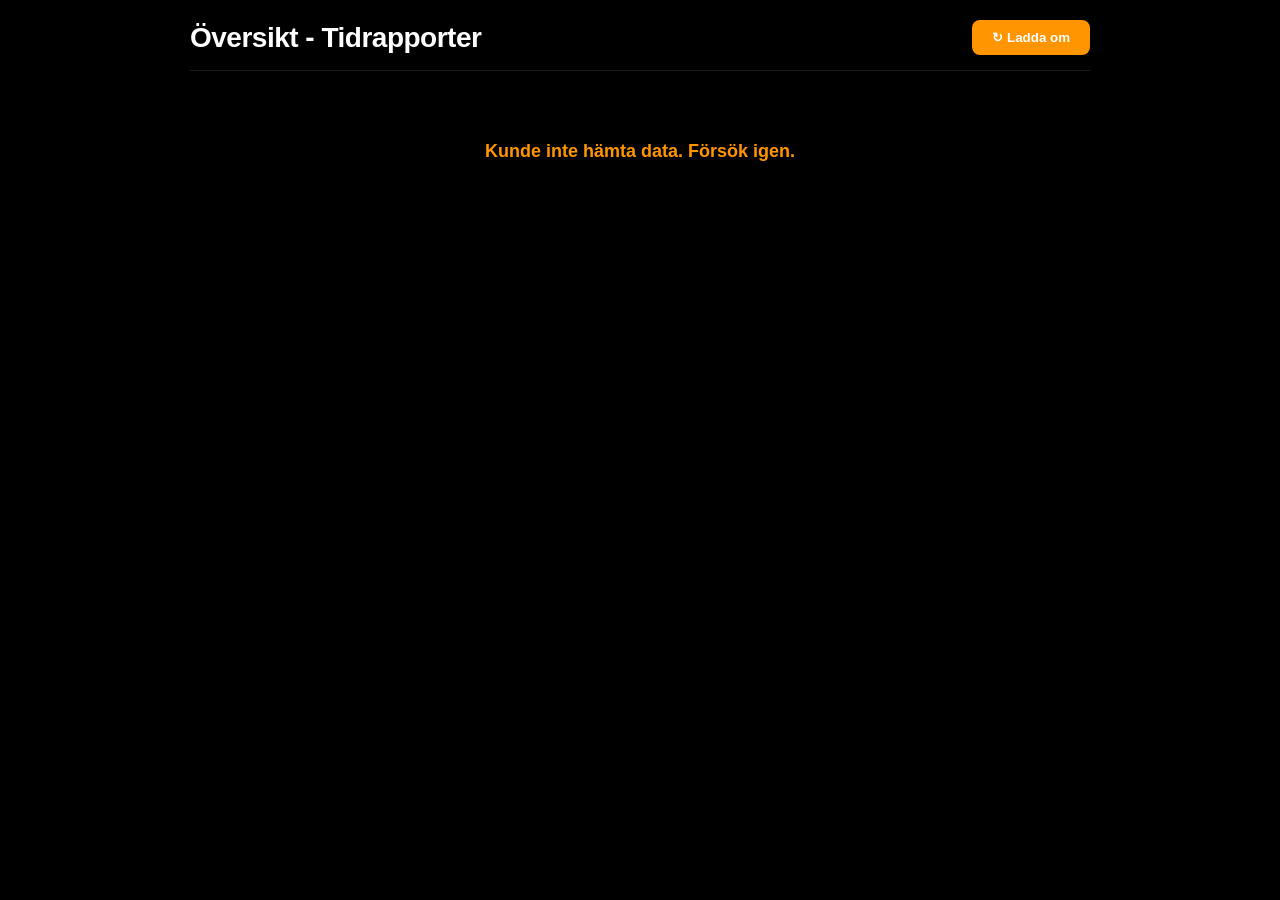
<file: dashboard.html>
<!DOCTYPE html>
<html lang="sv">
<head>
  <meta charset="UTF-8">
  <meta name="viewport" content="width=device-width, initial-scale=1, viewport-fit=cover">
  <title>Admin Dashboard</title>
  <style>
    :root {
      --bg: #000000;
      --card-bg: #1C1C1E;
      --accent: #FF9500;
      --green: #32D74B;
      --red: #FF3B30;
      --text: #FFFFFF;
      --text-muted: #8E8E93;
      --border: rgba(255,255,255,0.1);
    }
    * { box-sizing: border-box; margin: 0; padding: 0; font-family: -apple-system, BlinkMacSystemFont, "Segoe UI", Roboto, sans-serif; }
    body { background-color: var(--bg); color: var(--text); padding: 20px; }
    
    .container { max-width: 900px; margin: 0 auto; }
    header { display: flex; justify-content: space-between; align-items: center; margin-bottom: 30px; border-bottom: 1px solid var(--border); padding-bottom: 15px; }
    h1 { font-size: 28px; font-weight: 700; letter-spacing: -0.5px; }
    
    .refresh-btn { background: var(--accent); color: #fff; border: none; padding: 10px 20px; border-radius: 8px; font-weight: 600; cursor: pointer; transition: 0.2s; }
    .refresh-btn:hover { opacity: 0.8; transform: scale(0.98); }
    
    /* Grid för översta korten */
    .summary-grid { display: grid; grid-template-columns: repeat(auto-fit, minmax(250px, 1fr)); gap: 20px; margin-bottom: 30px; }
    .card { background: var(--card-bg); padding: 24px; border-radius: 16px; border: 1px solid var(--border); box-shadow: 0 4px 15px rgba(0,0,0,0.3); }
    .card-title { font-size: 14px; color: var(--text-muted); text-transform: uppercase; font-weight: 600; margin-bottom: 10px; }
    .card-value { font-size: 36px; font-weight: 800; letter-spacing: -1px; }
    .val-accent { color: var(--accent); }
    .val-green { color: var(--green); }
    .val-red { color: var(--red); }
    
    /* Lista per person */
    .section-title { font-size: 20px; font-weight: 600; margin-bottom: 15px; }
    .person-list { background: var(--card-bg); border-radius: 16px; border: 1px solid var(--border); overflow: hidden; }
    .person-row { display: flex; justify-content: space-between; align-items: center; padding: 16px 20px; border-bottom: 1px solid var(--border); }
    .person-row:last-child { border-bottom: none; }
    .person-name { font-size: 18px; font-weight: 600; }
    .person-stats { display: flex; gap: 20px; text-align: right; }
    .stat-box { display: flex; flex-direction: column; }
    .stat-label { font-size: 12px; color: var(--text-muted); }
    .stat-val { font-size: 16px; font-weight: 600; }
    
    #loading { text-align: center; color: var(--accent); font-weight: 600; padding: 40px; font-size: 18px; }
    
    @media (max-width: 600px) {
      .person-row { flex-direction: column; align-items: flex-start; gap: 10px; }
      .person-stats { width: 100%; justify-content: space-between; text-align: left; }
    }
  </style>
</head>
<body>

  <div class="container">
    <header>
      <h1>Översikt - Tidrapporter</h1>
      <button class="refresh-btn" onclick="fetchData()">↻ Ladda om</button>
    </header>

    <div id="loading">Hämtar data från kalkylarket...</div>

    <div id="dashboard-content" style="display: none;">
      
      <div class="summary-grid">
        <div class="card">
          <div class="card-title">Totalt inrapporterat</div>
          <div class="card-value val-accent" id="totHours">0 tim</div>
        </div>
        <div class="card">
          <div class="card-title">Klart (Bockat via SMS)</div>
          <div class="card-value val-green" id="doneHours">0 tim</div>
        </div>
        <div class="card">
          <div class="card-title">Väntar på avstämning</div>
          <div class="card-value val-red" id="pendingHours">0 tim</div>
        </div>
      </div>

      <h2 class="section-title">Timmar per person</h2>
      <div class="person-list" id="personList">
        <!-- Genereras dynamiskt via JS -->
      </div>
      
    </div>
  </div>

  <script>
    // Samma länk som i din app!
    const API_URL = "https://script.google.com/macros/s/AKfycbytaWBk-Zw-ohmKI1pknxOS_A9KjM0-mTMQYkBSTPWsdx21iAPAss7QIatepX9bvXlg_w/exec";

    window.onload = fetchData;

    function fetchData() {
      document.getElementById('loading').style.display = 'block';
      document.getElementById('dashboard-content').style.display = 'none';

      fetch(API_URL + "?action=getDashboardData")
        .then(res => res.json())
        .then(data => {
          renderDashboard(data.allReports || []);
          document.getElementById('loading').style.display = 'none';
          document.getElementById('dashboard-content').style.display = 'block';
        })
        .catch(err => {
          document.getElementById('loading').innerText = "Kunde inte hämta data. Försök igen.";
          console.error(err);
        });
    }

    // Verktyg för att göra om "9 tim 30 min" till minuter
    function parseToMinutes(str) {
      if (!str) return 0;
      let s = String(str).toLowerCase(), h = 0, m = 0;
      let hMatch = s.match(/(\d+)\s*(tim|h)/); if (hMatch) h = parseInt(hMatch[1], 10);
      let mMatch = s.match(/(\d+)\s*(min|m)/); if (mMatch) m = parseInt(mMatch[1], 10);
      if (!hMatch && !mMatch) { let n = parseFloat(s.replace(',', '.')); if (!isNaN(n)) return Math.round(n * 60); }
      return (h * 60) + m;
    }

    function formatHours(minutes) {
      let h = minutes / 60;
      return (Number.isInteger(h) ? h : h.toFixed(1).replace('.', ',')) + " tim";
    }

    function renderDashboard(reports) {
      let totalMins = 0;
      let doneMins = 0;
      let pendingMins = 0;
      let persons = {}; // Objekt för att lagra statistik per person

      reports.forEach(r => {
        let mins = parseToMinutes(r.totaltid);
        totalMins += mins;
        
        let status = String(r.status).toLowerCase();
        let isDone = (status === "ja" || status === "true"); // True för checkbox
        
        if (isDone) doneMins += mins;
        else pendingMins += mins;

        let name = r.anvandare || "Okänd";
        if (!persons[name]) {
          persons[name] = { total: 0, done: 0, pending: 0 };
        }
        
        persons[name].total += mins;
        if (isDone) persons[name].done += mins;
        else persons[name].pending += mins;
      });

      // Uppdatera topp-korten
      document.getElementById('totHours').innerText = formatHours(totalMins);
      document.getElementById('doneHours').innerText = formatHours(doneMins);
      document.getElementById('pendingHours').innerText = formatHours(pendingMins);

      // Bygg listan över personal
      let html = "";
      
      // Sortera efter vem som jobbat mest
      let sortedNames = Object.keys(persons).sort((a, b) => persons[b].total - persons[a].total);

      if (sortedNames.length === 0) {
        html = `<div class="person-row"><span class="person-name" style="color: var(--text-muted);">Ingen data hittades...</span></div>`;
      } else {
        sortedNames.forEach(name => {
          let p = persons[name];
          html += `
            <div class="person-row">
              <div class="person-name">${name}</div>
              <div class="person-stats">
                <div class="stat-box">
                  <span class="stat-label">Klart</span>
                  <span class="stat-val" style="color: var(--green);">${formatHours(p.done)}</span>
                </div>
                <div class="stat-box">
                  <span class="stat-label">Väntar</span>
                  <span class="stat-val" style="color: var(--red);">${formatHours(p.pending)}</span>
                </div>
                <div class="stat-box">
                  <span class="stat-label">Totalt</span>
                  <span class="stat-val">${formatHours(p.total)}</span>
                </div>
              </div>
            </div>
          `;
        });
      }

      document.getElementById('personList').innerHTML = html;
    }
  </script>
</body>
</html>
</file>
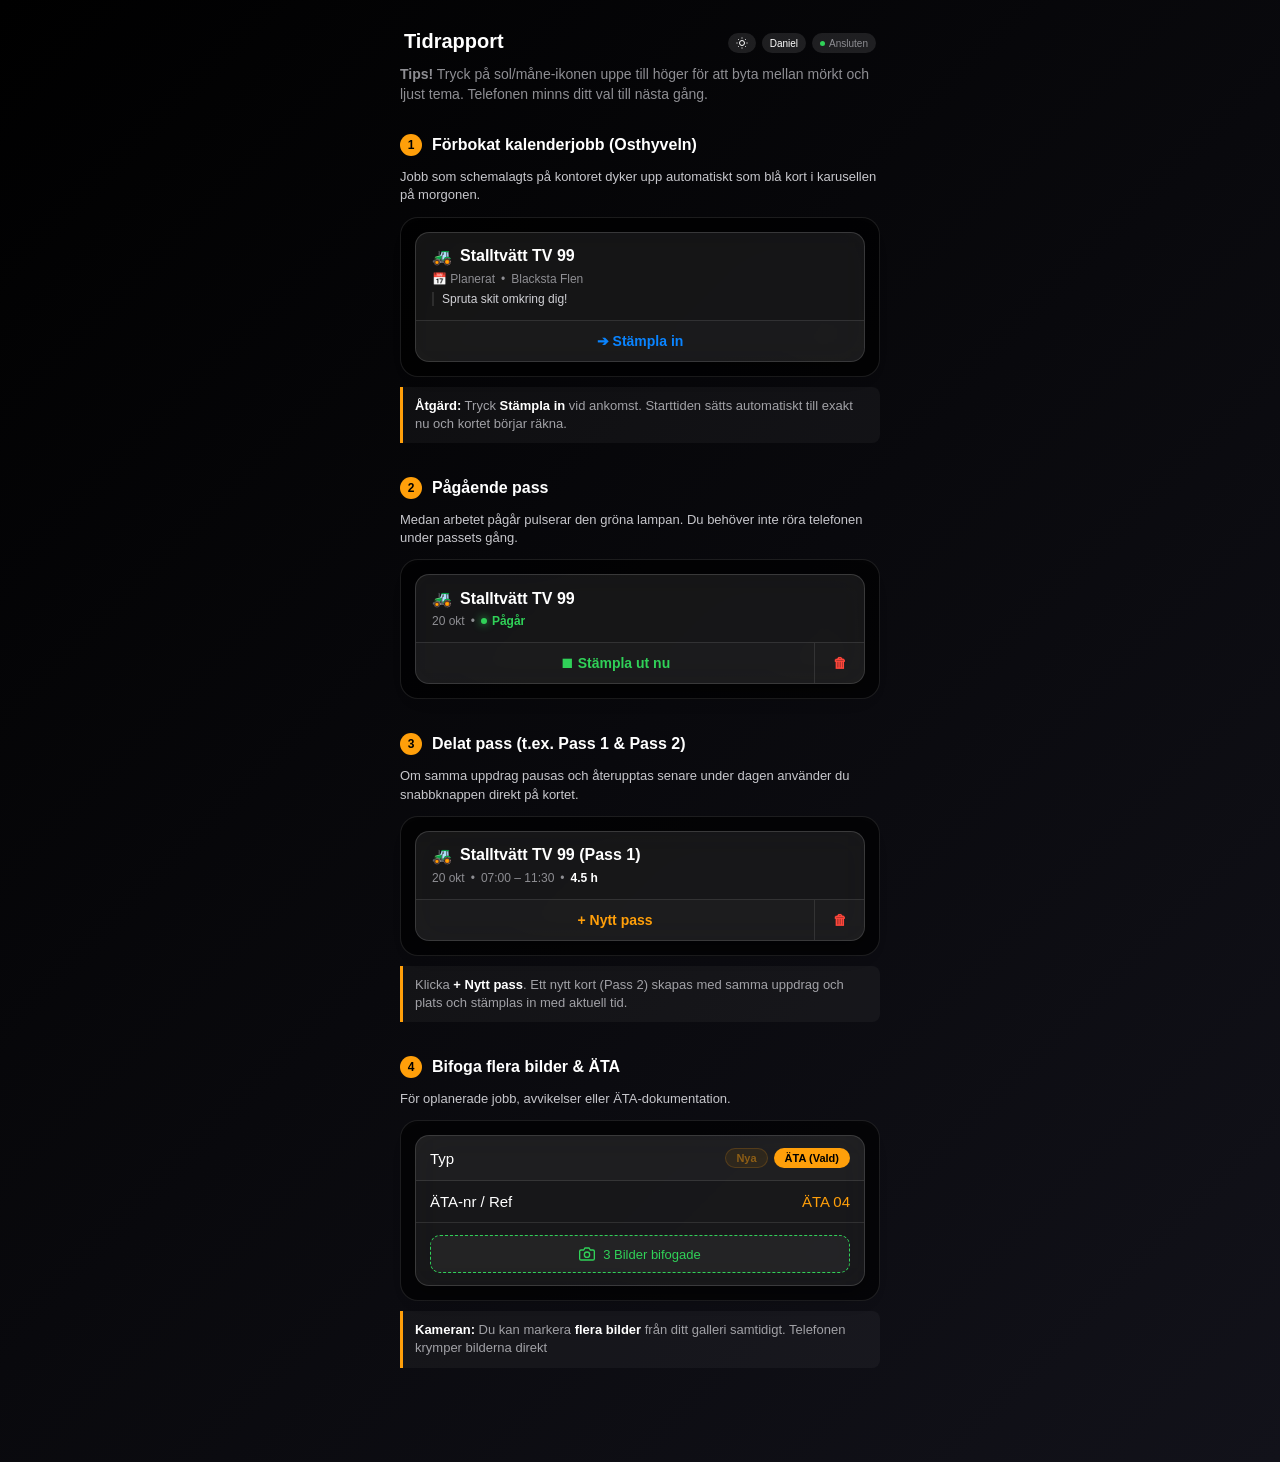
<file: guide.html>
<!DOCTYPE html>
<html lang="sv">
<head>
  <meta charset="UTF-8">
  <meta name="viewport" content="width=device-width, initial-scale=1, viewport-fit=cover">
  <title>Användarguide – Tidrapport</title>
  <style>
    :root {
      --bg: #000000;
      --card-bg: rgba(255, 255, 255, 0.08);
      --card-border: rgba(255, 255, 255, 0.15);
      --accent: #FF9F0A;
      --accent-bg: rgba(255, 159, 10, 0.15);
      --blue: #0A84FF;
      --green: #30D158;
      --danger: #FF453A;
      --text: #FFFFFF;
      --text-muted: #8E8E93;
      --separator: rgba(255, 255, 255, 0.1);
    }
    * { box-sizing: border-box; margin: 0; padding: 0; -webkit-tap-highlight-color: transparent; }
    body {
      background: linear-gradient(135deg, #000000 0%, #12121a 100%);
      color: var(--text);
      font-family: -apple-system, BlinkMacSystemFont, "SF Pro Text", sans-serif;
      padding: 30px 16px 60px 16px;
      display: flex;
      justify-content: center;
    }
    .guide-container { width: 100%; max-width: 480px; }
    h1 { font-size: 26px; font-weight: 700; margin-bottom: 6px; letter-spacing: -0.5px; }
    .subtitle { color: var(--text-muted); font-size: 14px; margin-bottom: 28px; line-height: 1.4; }

    /* SEKTIONER */
    .step-section { margin-bottom: 34px; }
    .step-header { display: flex; align-items: center; gap: 10px; margin-bottom: 12px; }
    .step-num {
      background: var(--accent); color: #000; font-size: 12px; font-weight: 800;
      width: 22px; height: 22px; border-radius: 50%; display: flex; align-items: center; justify-content: center; flex-shrink: 0;
    }
    .step-title { font-size: 16px; font-weight: 600; }
    .step-desc { font-size: 13px; color: #C7C7CC; margin-bottom: 12px; line-height: 1.4; }

    /* RENDERADE MOCKUP-KORT */
    .mockup-frame {
      background: rgba(0, 0, 0, 0.6); border: 1px solid var(--separator);
      border-radius: 18px; padding: 14px; margin-bottom: 10px;
    }
    .rendered-card {
      background: var(--card-bg); backdrop-filter: blur(16px);
      border: 1px solid var(--card-border); border-radius: 14px; overflow: hidden; box-shadow: 0 8px 20px rgba(0,0,0,0.4);
    }
    .card-body { padding: 14px 16px; }
    .card-title { font-size: 16px; font-weight: 600; display: flex; align-items: center; gap: 8px; margin-bottom: 6px; }
    .card-meta { font-size: 12px; color: var(--text-muted); display: flex; align-items: center; gap: 6px; }
    .card-note { font-size: 12px; color: #D1D1D6; border-left: 2px solid var(--separator); padding-left: 8px; margin-top: 6px; }
    
    /* KNAPPAR I KORT */
    .card-actions { display: flex; border-top: 0.5px solid var(--separator); background: rgba(255, 255, 255, 0.02); }
    .btn-action {
      flex: 1; padding: 12px 0; font-size: 14px; font-weight: 600; display: flex; align-items: center; justify-content: center; gap: 6px; border: none; background: transparent;
    }
    .btn-clock-in { color: var(--blue); }
    .btn-clock-out { color: var(--green); }
    .btn-split { color: var(--accent); }
    .btn-del { color: var(--danger); border-left: 0.5px solid var(--separator); flex: 0 0 50px; }

    /* STATUSAR & BRICKOR */
    .ongoing-pulse { color: var(--green); font-weight: 600; display: inline-flex; align-items: center; gap: 5px; }
    .ongoing-pulse::before { content: ''; width: 6px; height: 6px; background: var(--green); border-radius: 50%; box-shadow: 0 0 8px var(--green); }
    .badge-ata { background: var(--accent-bg); color: var(--accent); border: 1px solid rgba(255,159,10,0.4); padding: 1px 6px; border-radius: 4px; font-size: 11px; font-weight: 700; }

    /* MOCKUP HEADER */
    .mock-header { display: flex; justify-content: space-between; align-items: flex-end; margin-bottom: 12px; padding: 0 4px; }
    .mock-header h2 { font-size: 20px; font-weight: 700; }
    .mock-badges { display: flex; gap: 6px; }
    .mock-pill { background: rgba(255, 255, 255, 0.1); font-size: 10px; font-weight: 500; padding: 4px 8px; border-radius: 12px; display: flex; align-items: center; }

    /* MOCKUP FORMULÄR */
    .mock-row { display: flex; justify-content: space-between; align-items: center; padding: 12px 14px; border-bottom: 0.5px solid var(--separator); font-size: 15px; }
    .mock-row:last-child { border-bottom: none; }
    .mock-val { color: var(--accent); font-weight: 500; display: flex; align-items: center; gap: 4px; }
    
    .chips-demo { display: flex; gap: 6px; padding: 8px 14px; }
    .chip { background: var(--accent-bg); border: 1px solid rgba(255, 159, 10, 0.4); color: var(--accent); font-size: 11px; font-weight: 600; padding: 3px 10px; border-radius: 12px; }

    .photo-btn-mock {
      display: flex; align-items: center; justify-content: center; gap: 8px; width: 100%; padding: 10px; margin: 12px 0;
      background: rgba(100, 100, 100, 0.15); border: 1px dashed var(--green); border-radius: 10px; color: var(--green); font-size: 13px; font-weight: 500;
    }

    /* FÖRKLARINGSRUTOR */
    .callout { background: rgba(255, 255, 255, 0.04); border-left: 3px solid var(--accent); padding: 10px 12px; border-radius: 0 8px 8px 0; font-size: 13px; color: #A1A1A6; line-height: 1.4; }
    .callout strong { color: #FFF; }
  </style>
</head>
<body>

<div class="guide-container">
  
  <div class="mock-header">
    <h2>Tidrapport</h2>
    <div class="mock-badges">
      <!-- Temaknapp Mockup -->
      <div class="mock-pill">
        <svg width="12" height="12" viewBox="0 0 24 24" fill="none" stroke="currentColor" stroke-width="2"><circle cx="12" cy="12" r="5"/><path d="M12 1v2M12 21v2M4.22 4.22l1.42 1.42M18.36 18.36l1.42 1.42M1 12h2M21 12h2M4.22 19.78l1.42-1.42M18.36 5.64l1.42-1.42"/></svg>
      </div>
      <div class="mock-pill">Daniel</div>
      <div class="mock-pill" style="color:var(--text-muted);"><div style="width:5px; height:5px; background:var(--green); border-radius:50%; margin-right:4px;"></div>Ansluten</div>
    </div>
  </div>

  <p class="subtitle" style="margin-bottom: 30px;">
    <strong>Tips!</strong> Tryck på sol/måne-ikonen uppe till höger för att byta mellan mörkt och ljust tema. Telefonen minns ditt val till nästa gång.
  </p>

  <!-- 1. BOKADE PASS (OSTHYVELN) -->
  <div class="step-section">
    <div class="step-header">
      <div class="step-num">1</div>
      <div class="step-title">Förbokat kalenderjobb (Osthyveln)</div>
    </div>
    <div class="step-desc">Jobb som schemalagts på kontoret dyker upp automatiskt som blå kort i karusellen på morgonen.</div>
    <div class="mockup-frame">
      <div class="rendered-card">
        <div class="card-body">
          <div class="card-title"><span style="color:var(--blue);">🚜</span><span>Stalltvätt TV 99</span></div>
          <div class="card-meta"><span>📅 Planerat</span> • <span>Blacksta Flen</span></div>
          <div class="card-note">Spruta skit omkring dig!</div>
        </div>
        <div class="card-actions">
          <button class="btn-action btn-clock-in">➔ Stämpla in</button>
        </div>
      </div>
    </div>
    <div class="callout">
      <strong>Åtgärd:</strong> Tryck <strong>Stämpla in</strong> vid ankomst. Starttiden sätts automatiskt till exakt nu och kortet börjar räkna.
    </div>
  </div>

  <!-- 2. PÅGÅENDE PASS -->
  <div class="step-section">
    <div class="step-header">
      <div class="step-num">2</div>
      <div class="step-title">Pågående pass</div>
    </div>
    <div class="step-desc">Medan arbetet pågår pulserar den gröna lampan. Du behöver inte röra telefonen under passets gång.</div>
    <div class="mockup-frame">
      <div class="rendered-card">
        <div class="card-body">
          <div class="card-title"><span style="color:var(--accent);">🚜</span><span>Stalltvätt TV 99</span></div>
          <div class="card-meta"><span>20 okt</span> • <span class="ongoing-pulse">Pågår</span></div>
        </div>
        <div class="card-actions">
          <button class="btn-action btn-clock-out">⏹ Stämpla ut nu</button>
          <button class="btn-action btn-del">🗑</button>
        </div>
      </div>
    </div>
  </div>

  <!-- 3. DELADE PASS -->
  <div class="step-section">
    <div class="step-header">
      <div class="step-num">3</div>
      <div class="step-title">Delat pass (t.ex. Pass 1 & Pass 2)</div>
    </div>
    <div class="step-desc">Om samma uppdrag pausas och återupptas senare under dagen använder du snabbknappen direkt på kortet.</div>
    <div class="mockup-frame">
      <div class="rendered-card">
        <div class="card-body">
          <div class="card-title"><span style="color:var(--accent);">🚜</span><span>Stalltvätt TV 99 (Pass 1)</span></div>
          <div class="card-meta"><span>20 okt</span> • <span>07:00 – 11:30</span> • <span style="color:#FFF; font-weight:600;">4.5 h</span></div>
        </div>
        <div class="card-actions">
          <button class="btn-action btn-split">+ Nytt pass</button>
          <button class="btn-action btn-del">🗑</button>
        </div>
      </div>
    </div>
    <div class="callout">
      Klicka <strong>+ Nytt pass</strong>. Ett nytt kort (Pass 2) skapas med samma uppdrag och plats och stämplas in med aktuell tid.
    </div>
  </div>

  <!-- 4. FOTON & DOKUMENTATION -->
  <div class="step-section">
    <div class="step-header">
      <div class="step-num">4</div>
      <div class="step-title">Bifoga flera bilder & ÄTA</div>
    </div>
    <div class="step-desc">För oplanerade jobb, avvikelser eller ÄTA-dokumentation.</div>
    <div class="mockup-frame">
      <div class="rendered-card">
        <div class="mock-row" style="background: rgba(255,255,255,0.03);">
          <span>Typ</span>
          <span style="display:flex; gap:6px;">
            <span class="chip" style="opacity:0.5;">Nya</span>
            <span class="chip" style="background:var(--accent); color:#000;">ÄTA (Vald)</span>
          </span>
        </div>
        <div class="mock-row">
          <span>ÄTA-nr / Ref</span>
          <span class="mock-val">ÄTA 04</span>
        </div>
        <div style="padding: 0 14px;">
          <div class="photo-btn-mock">
            <svg width="16" height="16" viewBox="0 0 24 24" fill="none" stroke="currentColor" stroke-width="2"><path d="M23 19a2 2 0 0 1-2 2H3a2 2 0 0 1-2-2V8a2 2 0 0 1 2-2h4l2-3h6l2 3h4a2 2 0 0 1 2 2z"/><circle cx="12" cy="13" r="4"/></svg>
            3 Bilder bifogade
          </div>
        </div>
      </div>
    </div>
    <div class="callout">
      <strong>Kameran:</strong> Du kan markera <strong>flera bilder</strong> från ditt galleri samtidigt. Telefonen krymper bilderna direkt
</file>
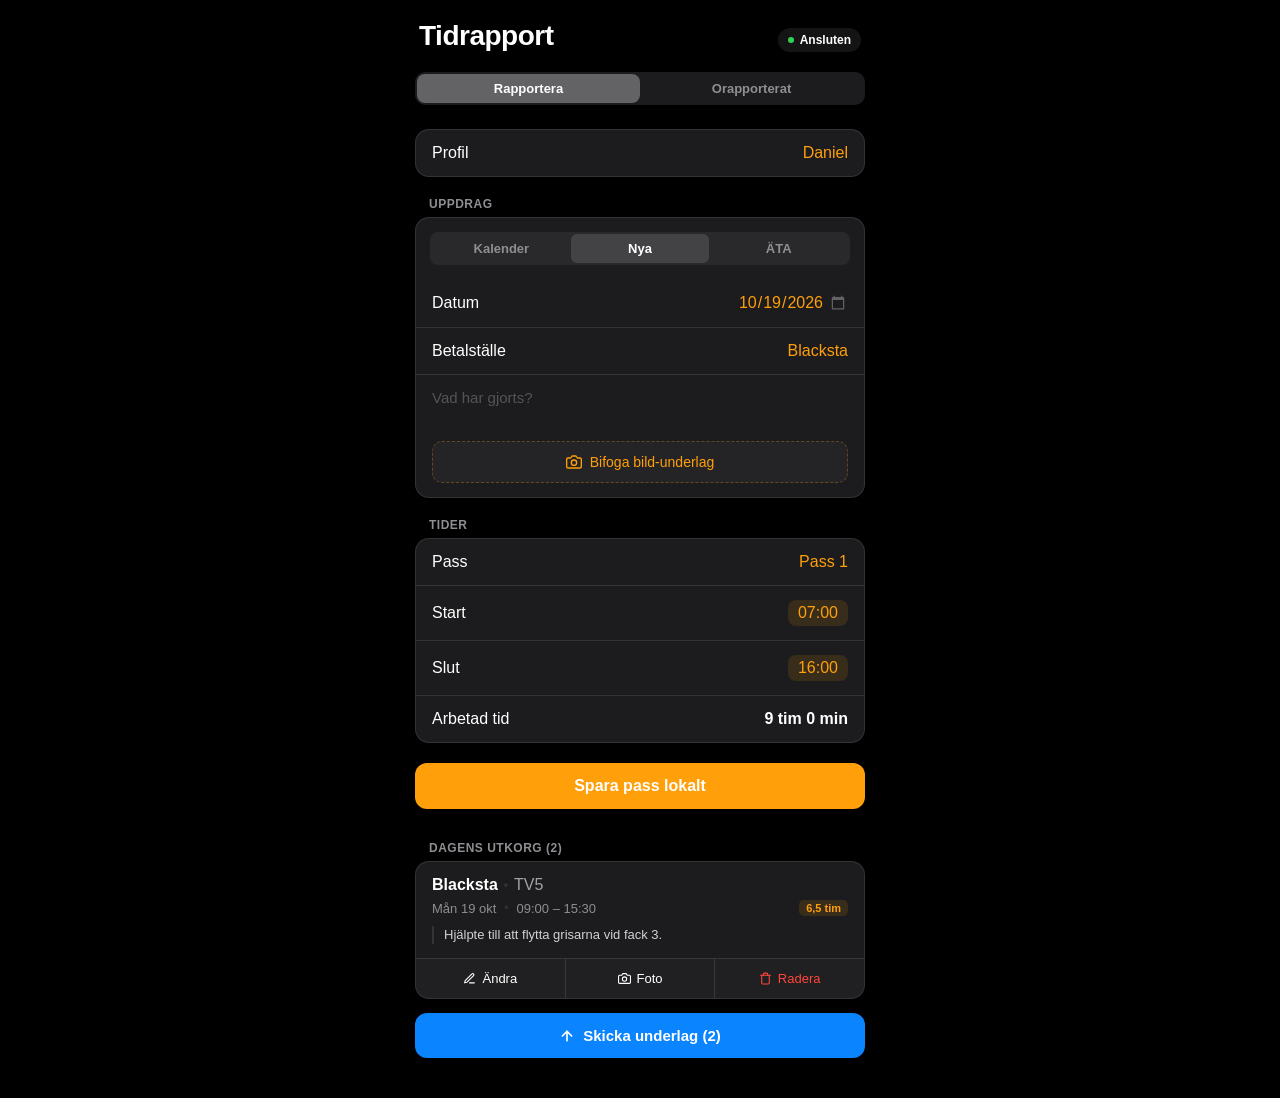
<file: preview.html>
<!DOCTYPE html>
<html lang="sv">
<head>
  <meta charset="UTF-8">
  <title>Tidrapport Full Preview</title>
  <meta name="viewport" content="width=device-width, initial-scale=1, viewport-fit=cover, user-scalable=no">
  <style>
    :root {
      --bg: #000000;
      --card: #1C1C1E;
      --accent: #FF9F0A;
      --accent-bg: rgba(255, 159, 10, 0.12);
      --separator: rgba(255, 255, 255, 0.1);
      --text: #FFFFFF;
      --text-muted: #8E8E93;
      --danger: #FF453A;
      --blue: #0A84FF;
    }
    * { box-sizing: border-box; margin: 0; padding: 0; -webkit-tap-highlight-color: transparent; }
    body {
      background-color: var(--bg);
      color: var(--text);
      font-family: -apple-system, BlinkMacSystemFont, "SF Pro Text", "Helvetica Neue", sans-serif;
      padding: calc(env(safe-area-inset-top) + 20px) 16px 40px 16px;
      display: flex;
      justify-content: center;
    }
    .app-container { width: 100%; max-width: 450px; }

    /* HEADER */
    header { display: flex; justify-content: space-between; align-items: flex-end; margin-bottom: 20px; padding: 0 4px; }
    h1 { font-size: 28px; font-weight: 700; letter-spacing: -0.5px; }
    .status-pill { display: flex; align-items: center; gap: 6px; background: rgba(255,255,255,0.08); padding: 5px 10px; border-radius: 20px; font-size: 12px; font-weight: 600; color: #FFF; }
    .status-dot { width: 6px; height: 6px; border-radius: 50%; background: #30D158; }

    /* FLIKAR */
    .segmented-control { display: flex; background: rgba(118, 118, 128, 0.24); border-radius: 10px; padding: 2px; margin-bottom: 24px; }
    .seg-btn { flex: 1; border: none; background: transparent; padding: 7px 0; font-size: 13px; font-weight: 600; color: var(--text-muted); border-radius: 8px; cursor: pointer; }
    .seg-btn.active { background: #636366; color: #FFF; }

    /* KORT & RADER */
    .section-title { font-size: 12px; font-weight: 600; color: var(--text-muted); text-transform: uppercase; letter-spacing: 0.5px; margin: 0 0 6px 14px; }
    .ios-card { background: var(--card); border-radius: 14px; margin-bottom: 20px; border: 0.5px solid var(--separator); overflow: hidden; }
    .ios-row { display: flex; justify-content: space-between; align-items: center; padding: 14px 16px; border-bottom: 0.5px solid var(--separator); font-size: 16px; }
    .ios-row:last-child { border-bottom: none; }
    .val-text { color: var(--accent); font-size: 16px; }

    /* NATIVE DATUM-INPUT */
    .date-input-wrapper { display: flex; align-items: center; gap: 6px; position: relative; }
    input[type="date"] {
      border: none;
      background: transparent;
      font-family: inherit;
      font-size: 16px;
      color: var(--accent);
      outline: none;
      text-align: right;
      cursor: pointer;
    }
    input[type="date"]::-webkit-calendar-picker-indicator {
      filter: invert(0.8);
      cursor: pointer;
      opacity: 0.4;
      margin-left: 4px;
    }

    /* SUB-FLIKAR */
    .type-control { display: flex; background: rgba(255,255,255,0.06); border-radius: 8px; padding: 2px; margin: 14px; }
    .type-btn { flex: 1; border: none; background: transparent; padding: 7px 0; font-size: 13px; font-weight: 600; color: var(--text-muted); border-radius: 6px; cursor: pointer; }
    .type-btn.active { background: rgba(255,255,255,0.12); color: #FFF; }

    .time-badge { background: var(--accent-bg); color: var(--accent); padding: 4px 10px; border-radius: 8px; font-weight: 500; font-size: 16px; }
    textarea { width: 100%; border: none; background: transparent; color: #FFF; font-family: inherit; font-size: 15px; resize: none; min-height: 45px; padding: 14px 16px; outline: none; }
    textarea::placeholder { color: #545458; }

    .action-row { padding: 0 16px 14px 16px; }
    .add-photo-btn { display: flex; align-items: center; justify-content: center; gap: 8px; width: 100%; padding: 12px; border-radius: 10px; background: rgba(255,255,255,0.04); color: var(--accent); border: 1px dashed rgba(255,159,10,0.3); font-size: 14px; font-weight: 500; }
    .main-btn { width: 100%; background: var(--accent); color: #FFF; font-size: 16px; font-weight: 600; padding: 14px; border-radius: 12px; border: none; margin-bottom: 32px; cursor: pointer; }

    /* UTKORG */
    .draft-card { background: var(--card); border-radius: 14px; border: 0.5px solid var(--separator); overflow: hidden; margin-bottom: 12px; }
    .card-body { padding: 14px 16px; }
    .card-title { font-size: 16px; font-weight: 600; display: flex; align-items: center; gap: 6px; margin-bottom: 6px; }
    .dot { color: var(--separator); font-size: 12px; }
    .card-meta { font-size: 13px; color: var(--text-muted); display: flex; align-items: center; gap: 8px; margin-bottom: 10px; }
    .draft-badge { background: var(--accent-bg); color: var(--accent); padding: 2px 7px; border-radius: 5px; font-size: 11px; font-weight: 600; margin-left: auto; }
    .card-note { font-size: 13px; color: #D1D1D6; border-left: 2px solid var(--separator); padding-left: 10px; margin-top: 8px; line-height: 1.4; }
    .card-actions { display: flex; border-top: 0.5px solid var(--separator); background: rgba(255, 255, 255, 0.02); }
    .btn-action { flex: 1; padding: 12px 0; background: transparent; border: none; color: #FFF; font-size: 13px; font-weight: 500; display: flex; justify-content: center; align-items: center; gap: 6px; border-right: 0.5px solid var(--separator); cursor: pointer; }
    .btn-action:last-child { border-right: none; }
    .btn-action.delete { color: var(--danger); }
    .submit-btn { width: 100%; background: var(--blue); color: #FFF; border: none; border-radius: 12px; padding: 14px; font-size: 15px; font-weight: 600; margin-top: 14px; display: flex; justify-content: center; align-items: center; gap: 8px; cursor: pointer; }
  </style>
</head>
<body>

  <div class="app-container">
    
    <header>
      <h1>Tidrapport</h1>
      <div class="status-pill"><div class="status-dot"></div>Ansluten</div>
    </header>

    <div class="segmented-control">
      <button class="seg-btn active">Rapportera</button>
      <button class="seg-btn">Orapporterat</button>
    </div>

    <!-- PROFIL -->
    <div class="ios-card">
      <div class="ios-row">
        <span>Profil</span>
        <span class="val-text">Daniel</span>
      </div>
    </div>

    <!-- UPPDRAG -->
    <div class="section-title">Uppdrag</div>
    <div class="ios-card">
      <div class="type-control">
        <button class="type-btn">Kalender</button>
        <button class="type-btn active">Nya</button>
        <button class="type-btn">ÄTA</button>
      </div>
      
      <!-- INTERAKTIV DATUMRAD -->
      <div class="ios-row">
        <span>Datum</span>
        <div class="date-input-wrapper">
          <input type="date" value="2026-10-19">
        </div>
      </div>

      <div class="ios-row">
        <span>Betalställe</span>
        <span class="val-text">Blacksta</span>
      </div>
      
      <textarea placeholder="Vad har gjorts?"></textarea>
      
      <div class="action-row">
        <div class="add-photo-btn">
          <svg width="16" height="16" viewBox="0 0 24 24" fill="none" stroke="currentColor" stroke-width="2" stroke-linecap="round" stroke-linejoin="round"><path d="M23 19a2 2 0 0 1-2 2H3a2 2 0 0 1-2-2V8a2 2 0 0 1 2-2h4l2-3h6l2 3h4a2 2 0 0 1 2 2z"/><circle cx="12" cy="13" r="4"/></svg>
          Bifoga bild-underlag
        </div>
      </div>
    </div>

    <!-- TIDER -->
    <div class="section-title">Tider</div>
    <div class="ios-card">
      <div class="ios-row">
        <span>Pass</span>
        <span class="val-text">Pass 1</span>
      </div>
      <div class="ios-row">
        <span>Start</span>
        <div class="time-badge">07:00</div>
      </div>
      <div class="ios-row">
        <span>Slut</span>
        <div class="time-badge">16:00</div>
      </div>
      <div class="ios-row">
        <span>Arbetad tid</span>
        <span style="font-weight: 600; color: #FFF;">9 tim 0 min</span>
      </div>
    </div>

    <button class="main-btn">Spara pass lokalt</button>

    <!-- UTKORG -->
    <div class="section-title">Dagens Utkorg (2)</div>

    <div class="draft-card">
      <div class="card-body">
        <div class="card-title">
          <span>Blacksta</span>
          <span class="dot">•</span>
          <span style="font-weight:400; color:#A1A1A6;">TV5</span>
        </div>
        <div class="card-meta">
          <span>Mån 19 okt</span>
          <span class="dot">•</span>
          <span>09:00 – 15:30</span>
          <span class="draft-badge">6,5 tim</span>
        </div>
        <div class="card-note">
          Hjälpte till att flytta grisarna vid fack 3.
        </div>
      </div>
      <div class="card-actions">
        <button class="btn-action">
          <svg width="13" height="13" viewBox="0 0 24 24" fill="none" stroke="currentColor" stroke-width="2" stroke-linecap="round" stroke-linejoin="round"><path d="M12 20h9"/><path d="M16.5 3.5a2.12 2.12 0 0 1 3 3L7 19l-4 1 1-4Z"/></svg>
          Ändra
        </button>
        <button class="btn-action">
          <svg width="13" height="13" viewBox="0 0 24 24" fill="none" stroke="currentColor" stroke-width="2" stroke-linecap="round" stroke-linejoin="round"><path d="M23 19a2 2 0 0 1-2 2H3a2 2 0 0 1-2-2V8a2 2 0 0 1 2-2h4l2-3h6l2 3h4a2 2 0 0 1 2 2z"/><circle cx="12" cy="13" r="4"/></svg>
          Foto
        </button>
        <button class="btn-action delete">
          <svg width="13" height="13" viewBox="0 0 24 24" fill="none" stroke="currentColor" stroke-width="2" stroke-linecap="round" stroke-linejoin="round"><path d="M3 6h18"/><path d="M19 6v14c0 1-1 2-2 2H7c-1 0-2-1-2-2V6"/><path d="M8 6V4c0-1 1-2 2-2h4c1 0 2 1 2 2v2"/></svg>
          Radera
        </button>
      </div>
    </div>

    <button class="submit-btn">
      <svg width="16" height="16" viewBox="0 0 24 24" fill="none" stroke="#FFF" stroke-width="2.5" stroke-linecap="round" stroke-linejoin="round"><path d="M12 19V5"/><path d="m5 12 7-7 7 7"/></svg>
      Skicka underlag (2)
    </button>

  </div>

</body>
</html>
</file>
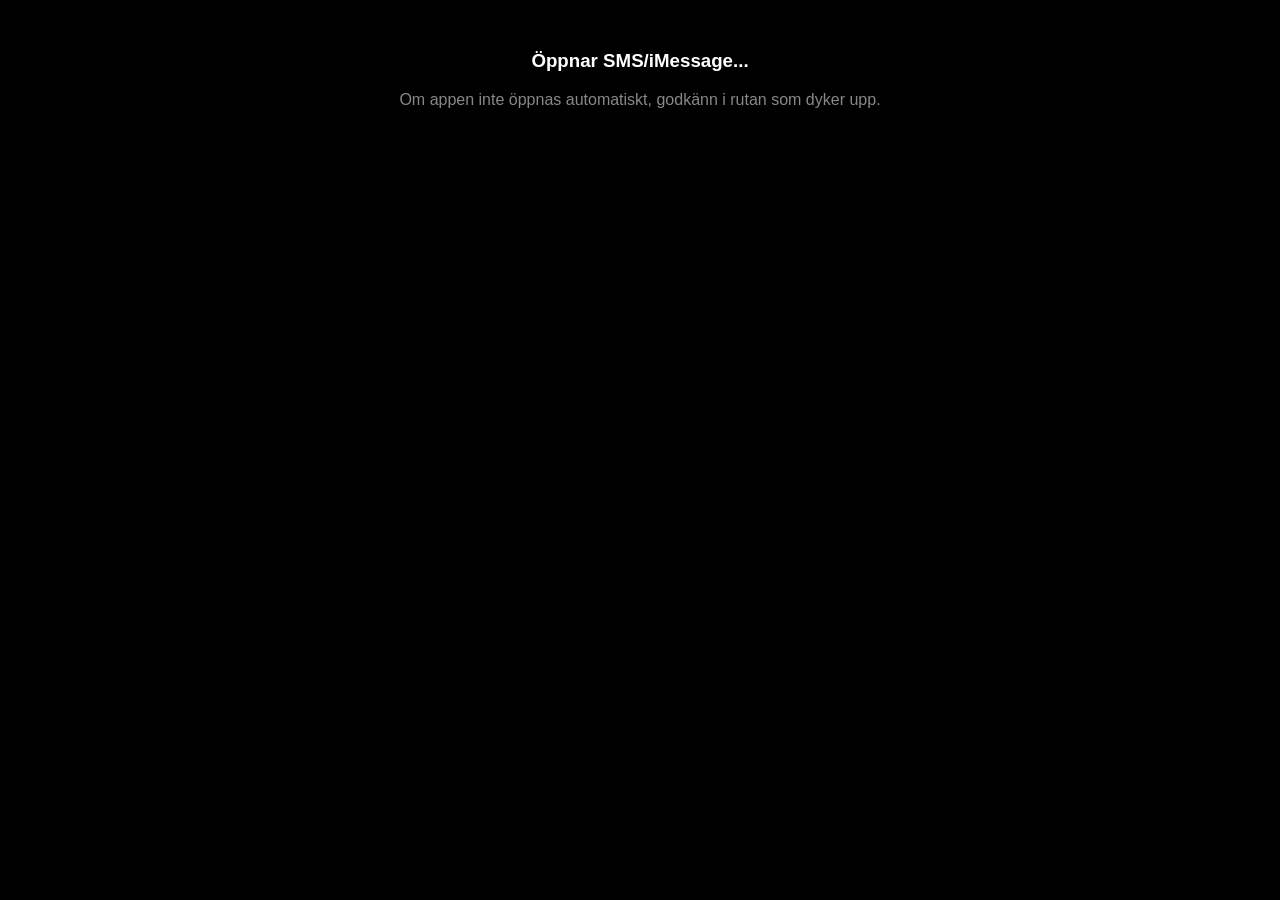
<file: sms.html>
<!DOCTYPE html>
<html lang="sv">
<head>
  <meta charset="utf-8">
  <title>Laddar SMS...</title>
  <script>
    window.onload = function() {
      const urlParams = new URLSearchParams(window.location.search);
      let to = urlParams.get('to') || '';
      const body = urlParams.get('body') || '';

      // 1. Tvätta bort mellanslag, bindestreck och eventuella parenteser
      to = to.replace(/[^0-9+]/g, '');

      // 2. Om numret är lokalt svenskt (börjar på 07x) gör vi om det till +467x
      // Detta gör att iMessage på både Mac och iPhone garanterat fattar mottagaren
      if (to.startsWith('0')) {
        to = '+46' + to.substring(1);
      }

      // 3. Apples iOS-quirk:
      // När ett mottagarnummer skickas MÅSTE Apple ha '&body=' (inte '?body=')
      // Med '&' fyller iMessage i telefonnumret korrekt!
      const smsLink = "sms:" + to + "&body=" + encodeURIComponent(body);
      
      window.location.href = smsLink;
    }
  </script>
</head>
<body style="font-family: -apple-system, sans-serif; text-align: center; margin-top: 50px; background: #000; color: #fff;">
  <h3>Öppnar SMS/iMessage...</h3>
  <p style="color: #888;">Om appen inte öppnas automatiskt, godkänn i rutan som dyker upp.</p>
</body>
</html>
</file>
